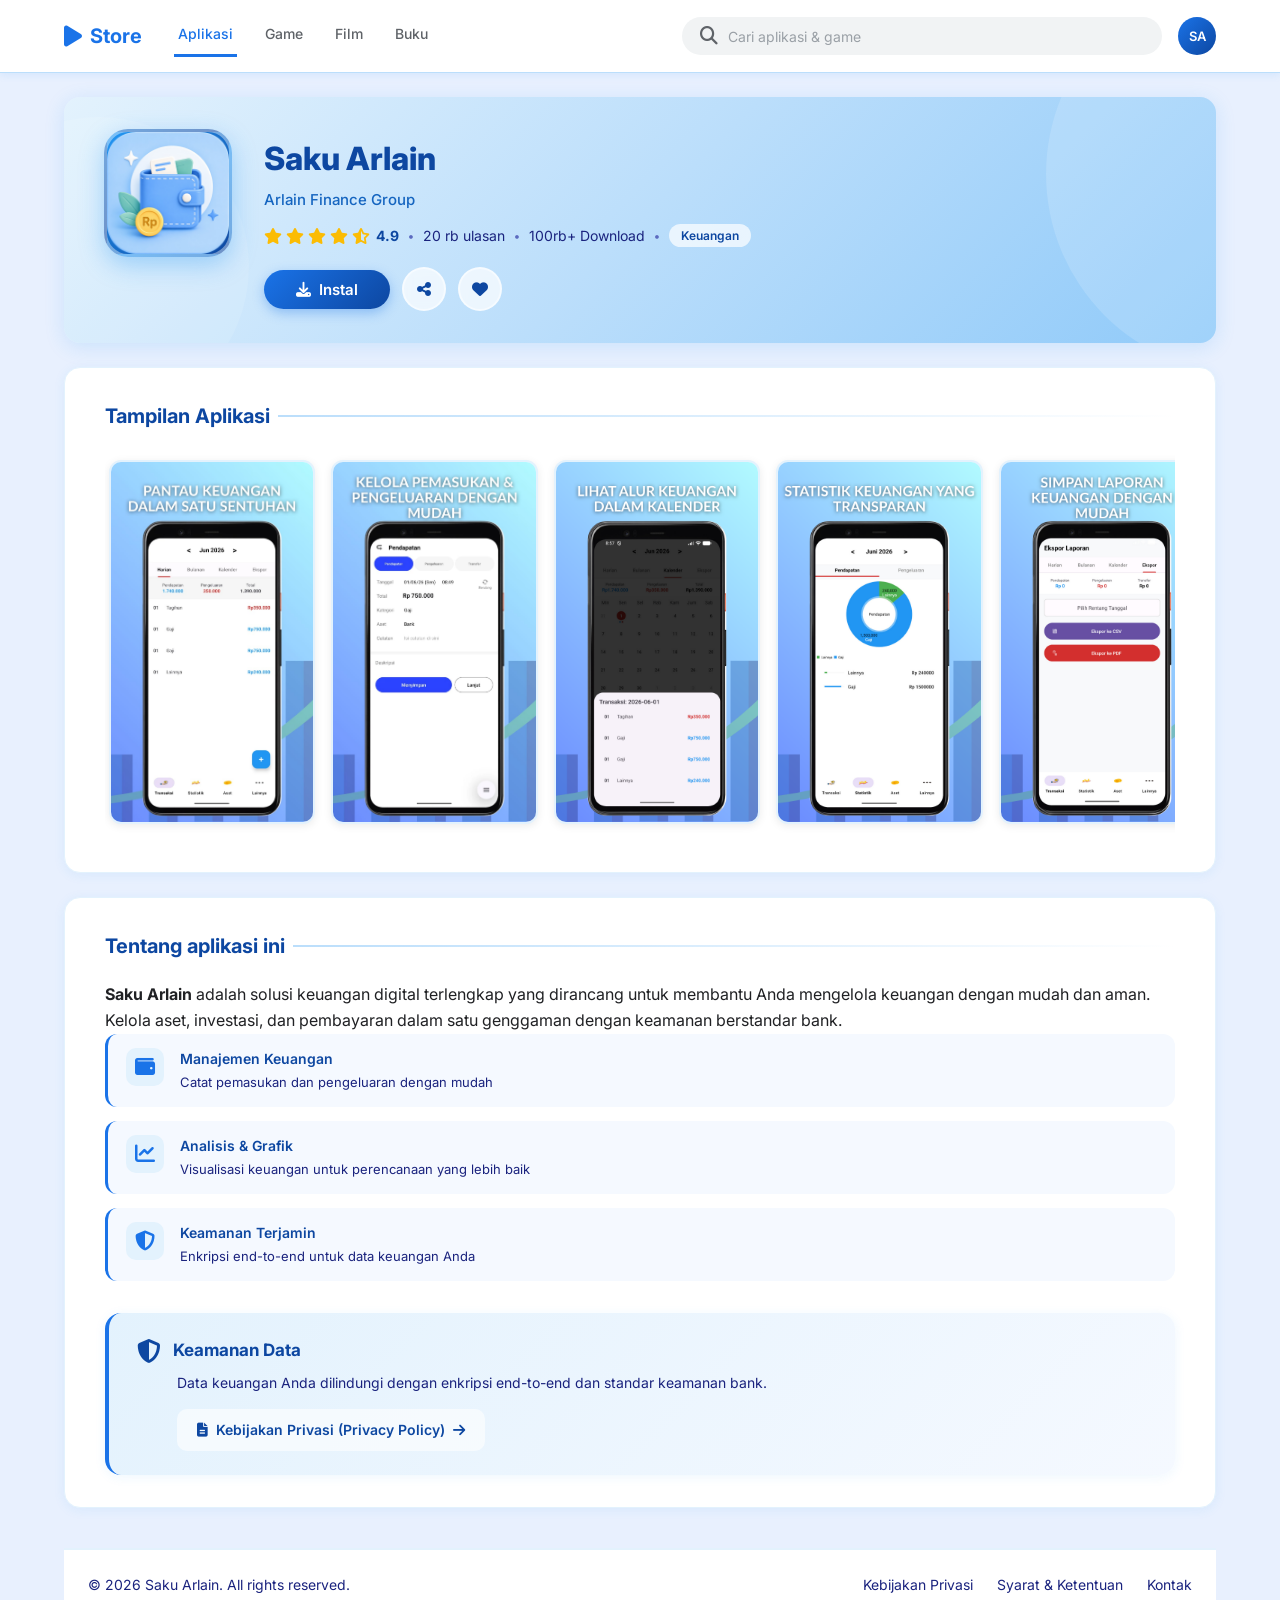
<file: index.html>
<!DOCTYPE html>
<html lang="id">
<head>
    <meta charset="UTF-8">
    <meta name="viewport" content="width=device-width, initial-scale=1.0">
    <title>Saku Arlain - Aplikasi Keuangan Digital</title>
    <meta name="description" content="Saku Arlain - Solusi keuangan digital terlengkap. Kelola aset, investasi, dan pembayaran dalam satu genggaman.">
    <link href="https://fonts.googleapis.com/css2?family=Inter:wght@400;500;600;700;800&display=swap" rel="stylesheet">
    <link rel="stylesheet" href="https://cdnjs.cloudflare.com/ajax/libs/font-awesome/6.4.0/css/all.min.css">
    <link rel="stylesheet" href="style.css">
</head>
<body>

    <!-- NAVBAR -->
    <nav class="navbar">
        <div class="nav-container">
            <div class="nav-left">
                <div class="logo">
                    <i class="fas fa-play"></i>
                    <span>Store</span>
                </div>
                <div class="nav-links">
                    <a href="#" class="active">Aplikasi</a>
                    <a href="#">Game</a>
                    <a href="#">Film</a>
                    <a href="#">Buku</a>
                </div>
            </div>
            <div class="nav-right">
                <div class="search-box">
                    <i class="fas fa-search"></i>
                    <input type="text" placeholder="Cari aplikasi & game" aria-label="Cari aplikasi">
                </div>
                <div class="profile-icon">
                    <span>SA</span>
                </div>
            </div>
        </div>
    </nav>

    <!-- MAIN CONTENT -->
    <main class="main-container">
        
        <!-- APP DETAIL HERO -->
        <section class="app-hero">
            <div class="app-hero-wrapper">
                <div class="app-header">
                    <div class="app-icon-wrapper">
                        <!-- LOGO - sudah rename menjadi logo.png -->
                        <img 
                            src="assets/logo.png" 
                            alt="Saku Arlain Icon" 
                            class="app-icon"
                            onerror="this.onerror=null; this.src='https://via.placeholder.com/128/2196F3/ffffff?text=SA';"
                            loading="lazy"
                        >
                    </div>
                    <div class="app-info">
                        <h1 class="app-title">Saku Arlain</h1>
                        <p class="app-developer">Arlain Finance Group</p>
                        <div class="app-meta">
                            <span class="rating">
                                <i class="fas fa-star"></i>
                                <i class="fas fa-star"></i>
                                <i class="fas fa-star"></i>
                                <i class="fas fa-star"></i>
                                <i class="fas fa-star-half-alt"></i>
                                <strong>4.9</strong>
                            </span>
                            <span class="dot">•</span>
                            <span class="reviews">20 rb ulasan</span>
                            <span class="dot">•</span>
                            <span class="downloads">100rb+ Download</span>
                            <span class="dot">•</span>
                            <span class="category">Keuangan</span>
                        </div>
                        <div class="action-buttons">
                            <button class="btn-install">
                                <i class="fas fa-download"></i>
                                Instal
                            </button>
                            <button class="btn-share">
                                <i class="fas fa-share-alt"></i>
                            </button>
                            <button class="btn-wishlist">
                                <i class="fas fa-heart"></i>
                            </button>
                        </div>
                    </div>
                </div>
            </div>
        </section>

        <!-- TAMPILAN APLIKASI -->
        <section class="screenshots-section">
            <div class="section-container">
                <h2 class="section-title">Tampilan Aplikasi</h2>
                <div class="screenshots-wrapper">
                    <!-- Screenshot 1: Dashboard - gambar-1.jpeg -->
                    <div class="screenshot-item">
                        <img 
                            src="assets/gambar-1.jpeg" 
                            alt="Dashboard Saku Arlain"
                            onerror="this.onerror=null; this.src='https://via.placeholder.com/200x400/e3f2fd/1976D2?text=Dashboard';"
                            loading="lazy"
                        >
                        <div class="screenshot-label">Dashboard</div>
                    </div>

                    <!-- Screenshot 2: Pencatatan - gambar-2.jpeg -->
                    <div class="screenshot-item">
                        <img 
                            src="assets/gambar-2.jpeg" 
                            alt="Pencatatan Saku Arlain"
                            onerror="this.onerror=null; this.src='https://via.placeholder.com/200x400/e3f2fd/1976D2?text=Pencatatan';"
                            loading="lazy"
                        >
                        <div class="screenshot-label">Pencatatan</div>
                    </div>

                    <!-- Screenshot 3: Transaksi - gambar-3.png -->
                    <div class="screenshot-item">
                        <img 
                            src="assets/gambar-3.png" 
                            alt="Transaksi Saku Arlain"
                            onerror="this.onerror=null; this.src='https://via.placeholder.com/200x400/e3f2fd/1976D2?text=Transaksi';"
                            loading="lazy"
                        >
                        <div class="screenshot-label">Transaksi</div>
                    </div>

                    <!-- Screenshot 4: Grafik - gambar-4.png -->
                    <div class="screenshot-item">
                        <img 
                            src="assets/gambar-4.png" 
                            alt="Grafik Keuangan"
                            onerror="this.onerror=null; this.src='https://via.placeholder.com/200x400/e3f2fd/1976D2?text=Grafik';"
                            loading="lazy"
                        >
                        <div class="screenshot-label">Grafik</div>
                    </div>

                    <!-- Screenshot 5: Laporan - gambar-5.png -->
                    <div class="screenshot-item">
                        <img 
                            src="assets/gambar-5.png" 
                            alt="Laporan Keuangan"
                            onerror="this.onerror=null; this.src='https://via.placeholder.com/200x400/e3f2fd/1976D2?text=Laporan';"
                            loading="lazy"
                        >
                        <div class="screenshot-label">Laporan</div>
                    </div>
                </div>
            </div>
        </section>

        <!-- ABOUT & PRIVACY -->
        <section class="about-section">
            <div class="section-container">
                <h2 class="section-title">Tentang aplikasi ini</h2>
                
                <p class="description">
                    <strong>Saku Arlain</strong> adalah solusi keuangan digital terlengkap yang dirancang untuk membantu Anda mengelola keuangan dengan mudah dan aman. Kelola aset, investasi, dan pembayaran dalam satu genggaman dengan keamanan berstandar bank.
                </p>

                <!-- FEATURES -->
                <div class="features">
                    <div class="feature-item">
                        <i class="fas fa-wallet"></i>
                        <div>
                            <h4>Manajemen Keuangan</h4>
                            <p>Catat pemasukan dan pengeluaran dengan mudah</p>
                        </div>
                    </div>
                    <div class="feature-item">
                        <i class="fas fa-chart-line"></i>
                        <div>
                            <h4>Analisis & Grafik</h4>
                            <p>Visualisasi keuangan untuk perencanaan yang lebih baik</p>
                        </div>
                    </div>
                    <div class="feature-item">
                        <i class="fas fa-shield-alt"></i>
                        <div>
                            <h4>Keamanan Terjamin</h4>
                            <p>Enkripsi end-to-end untuk data keuangan Anda</p>
                        </div>
                    </div>
                </div>

                <!-- PRIVACY BOX -->
                <div class="privacy-box">
                    <div class="privacy-box-header">
                        <i class="fas fa-shield-alt"></i>
                        <h3>Keamanan Data</h3>
                    </div>
                    <p>Data keuangan Anda dilindungi dengan enkripsi end-to-end dan standar keamanan bank.</p>
                    <a href="privacy.html" class="privacy-link">
                        <i class="fas fa-file-alt"></i>
                        Kebijakan Privasi (Privacy Policy)
                        <i class="fas fa-arrow-right"></i>
                    </a>
                </div>
            </div>
        </section>

        <!-- FOOTER -->
        <footer class="footer">
            <div class="footer-container">
                <p>&copy; 2026 Saku Arlain. All rights reserved.</p>
                <div class="footer-links">
                    <a href="privacy.html">Kebijakan Privasi</a>
                    <a href="#">Syarat & Ketentuan</a>
                    <a href="#">Kontak</a>
                </div>
            </div>
        </footer>
    </main>

</body>
</html>
</file>
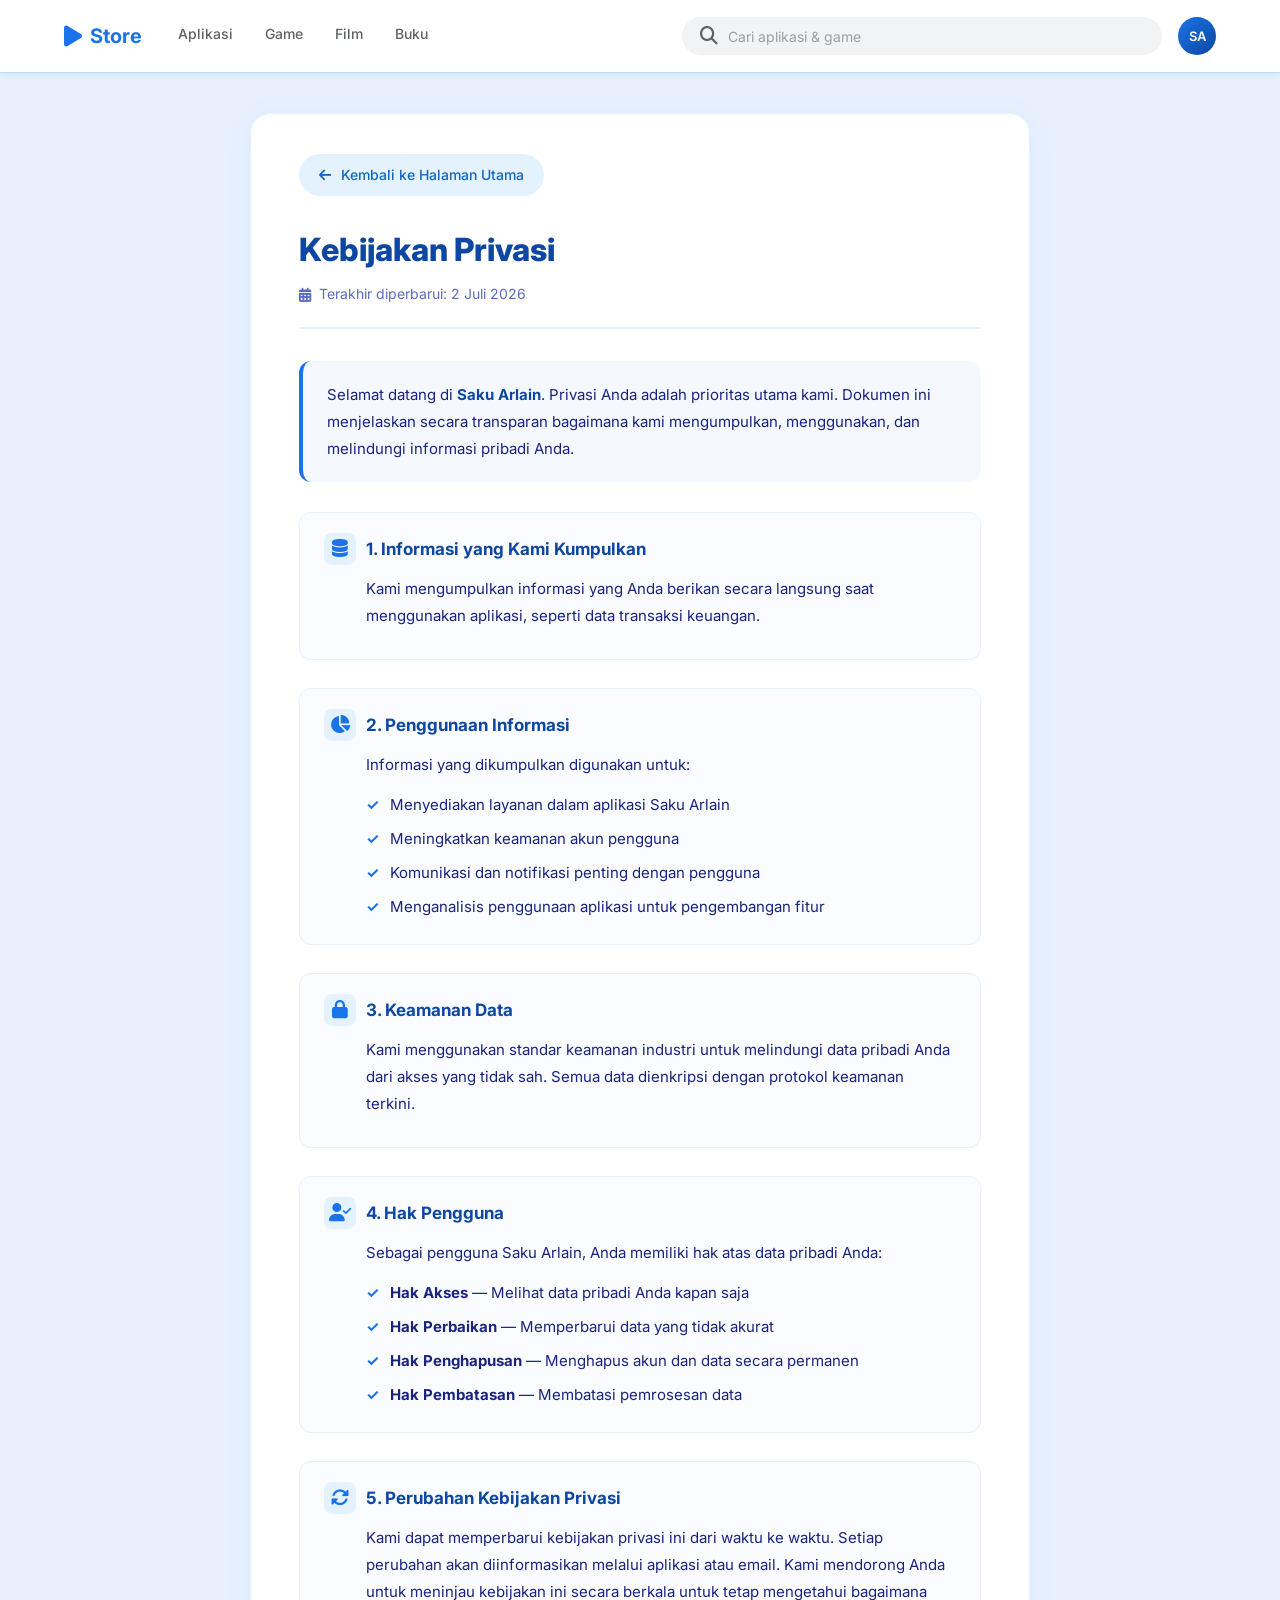
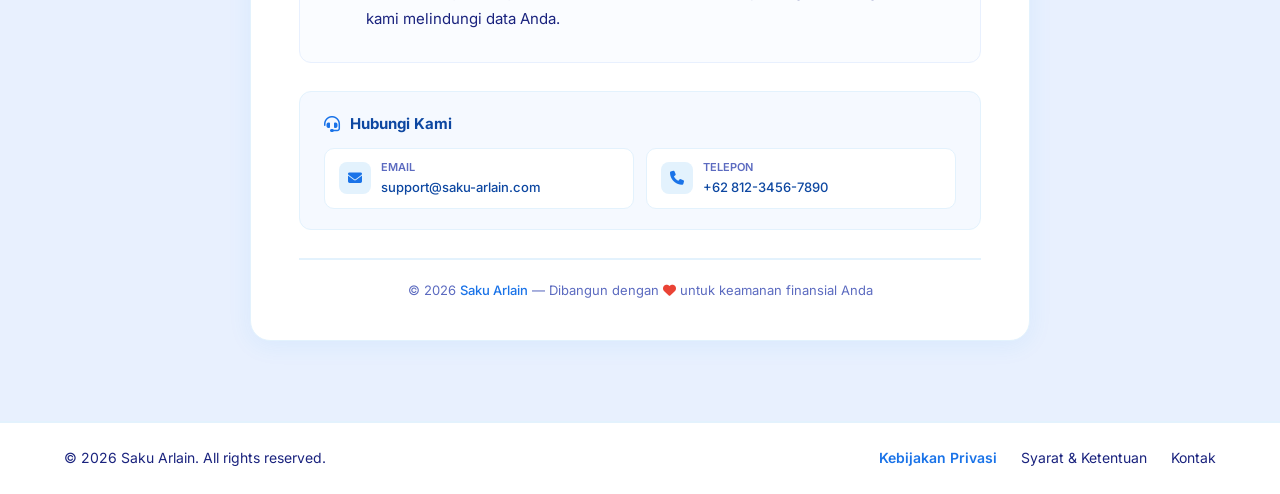
<file: privacy.html>
<!DOCTYPE html>
<html lang="id">
<head>
    <meta charset="UTF-8">
    <meta name="viewport" content="width=device-width, initial-scale=1.0">
    <title>Kebijakan Privasi - Saku Arlain</title>
    <meta name="description" content="Kebijakan Privasi Saku Arlain - Aplikasi Keuangan Digital Terpercaya">
    <link href="https://fonts.googleapis.com/css2?family=Inter:wght@400;500;600;700;800&display=swap" rel="stylesheet">
    <link rel="stylesheet" href="https://cdnjs.cloudflare.com/ajax/libs/font-awesome/6.4.0/css/all.min.css">
    <link rel="stylesheet" href="style.css">
    <style>
        /* ===== PRIVACY PAGE STYLES ===== */
        .privacy-wrapper {
            max-width: 820px;
            margin: 0 auto;
            padding: 40px 20px;
        }

        .privacy-card {
            background: #ffffff;
            border-radius: 20px;
            padding: 40px 48px;
            box-shadow: 0 4px 24px rgba(33, 150, 243, 0.08);
            border: 1px solid #e3f2fd;
        }

        /* Back Button */
        .back-button {
            display: inline-flex;
            align-items: center;
            gap: 10px;
            color: #1565C0;
            font-weight: 500;
            font-size: 14px;
            padding: 10px 20px;
            background: #e3f2fd;
            border-radius: 50px;
            transition: all 0.3s ease;
            margin-bottom: 28px;
            text-decoration: none;
        }

        .back-button:hover {
            background: #bbdefb;
            transform: translateX(-4px);
        }

        .back-button i {
            font-size: 14px;
            transition: transform 0.3s;
        }

        .back-button:hover i {
            transform: translateX(-4px);
        }

        /* Header */
        .privacy-header {
            margin-bottom: 32px;
            padding-bottom: 20px;
            border-bottom: 2px solid #e3f2fd;
        }

        .privacy-header h1 {
            font-size: 32px;
            font-weight: 800;
            color: #0d47a1;
            margin-bottom: 6px;
        }

        .privacy-header .last-updated {
            display: inline-flex;
            align-items: center;
            gap: 8px;
            color: #5c6bc0;
            font-size: 14px;
        }

        .privacy-header .last-updated i {
            font-size: 14px;
        }

        /* Intro */
        .privacy-intro {
            background: #f5f9ff;
            padding: 20px 24px;
            border-radius: 12px;
            border-left: 4px solid #1a73e8;
            margin-bottom: 30px;
        }

        .privacy-intro p {
            color: #1a237e;
            font-size: 15px;
            line-height: 1.8;
            margin: 0;
        }

        .privacy-intro strong {
            color: #0d47a1;
        }

        /* Sections */
        .privacy-section {
            margin-bottom: 28px;
            padding: 20px 24px;
            background: #fafcff;
            border-radius: 12px;
            border: 1px solid #e8f0fe;
        }

        .privacy-section h2 {
            font-size: 17px;
            font-weight: 700;
            color: #0d47a1;
            margin: 0 0 10px 0;
            display: flex;
            align-items: center;
            gap: 10px;
        }

        .privacy-section h2 i {
            font-size: 18px;
            color: #1a73e8;
            width: 32px;
            height: 32px;
            display: flex;
            align-items: center;
            justify-content: center;
            background: #e3f2fd;
            border-radius: 8px;
        }

        .privacy-section p {
            color: #1a237e;
            font-size: 15px;
            line-height: 1.8;
            margin: 0 0 10px 0;
            padding-left: 42px;
        }

        .privacy-section ul {
            margin: 8px 0 0 42px;
            color: #1a237e;
            font-size: 15px;
            line-height: 2;
            list-style: none;
            padding: 0;
        }

        .privacy-section ul li {
            padding: 2px 0 2px 24px;
            position: relative;
        }

        .privacy-section ul li::before {
            content: '✓';
            position: absolute;
            left: 0;
            top: 2px;
            color: #1a73e8;
            font-weight: 700;
        }

        .privacy-section .note {
            padding-left: 42px;
            margin-top: 8px;
            color: #5c6bc0;
            font-style: italic;
            font-size: 14px;
        }

        /* Contact */
        .contact-section {
            background: #f5f9ff;
            border-radius: 12px;
            padding: 20px 24px;
            margin-top: 8px;
            border: 1px solid #e3f2fd;
        }

        .contact-section h3 {
            font-size: 15px;
            font-weight: 700;
            color: #0d47a1;
            margin: 0 0 12px 0;
            display: flex;
            align-items: center;
            gap: 10px;
        }

        .contact-section h3 i {
            font-size: 16px;
            color: #1a73e8;
        }

        .contact-grid {
            display: grid;
            grid-template-columns: 1fr 1fr;
            gap: 12px;
        }

        .contact-item {
            display: flex;
            align-items: center;
            gap: 10px;
            padding: 10px 14px;
            background: white;
            border-radius: 10px;
            border: 1px solid #e3f2fd;
        }

        .contact-item i {
            width: 32px;
            height: 32px;
            display: flex;
            align-items: center;
            justify-content: center;
            background: #e3f2fd;
            border-radius: 8px;
            color: #1a73e8;
            font-size: 14px;
            flex-shrink: 0;
        }

        .contact-item .contact-label {
            font-size: 11px;
            font-weight: 600;
            color: #5c6bc0;
            text-transform: uppercase;
        }

        .contact-item .contact-value {
            font-size: 13px;
            font-weight: 500;
            color: #0d47a1;
        }

        /* Footer */
        .privacy-footer {
            margin-top: 28px;
            padding-top: 20px;
            border-top: 2px solid #e3f2fd;
            text-align: center;
        }

        .privacy-footer p {
            color: #5c6bc0;
            font-size: 13px;
            margin: 0;
        }

        .privacy-footer a {
            color: #1a73e8;
            text-decoration: none;
            font-weight: 500;
        }

        .privacy-footer a:hover {
            text-decoration: underline;
        }

        /* ===== RESPONSIVE ===== */
        @media (max-width: 768px) {
            .privacy-card {
                padding: 24px 20px;
            }

            .privacy-header h1 {
                font-size: 24px;
            }

            .privacy-section {
                padding: 16px 18px;
            }

            .privacy-section p,
            .privacy-section ul,
            .privacy-section .note {
                padding-left: 0;
            }

            .privacy-section h2 {
                font-size: 15px;
            }

            .contact-grid {
                grid-template-columns: 1fr;
            }
        }

        @media (max-width: 480px) {
            .privacy-wrapper {
                padding: 16px 12px;
            }

            .privacy-card {
                padding: 16px 14px;
                border-radius: 16px;
            }

            .privacy-header h1 {
                font-size: 20px;
            }

            .privacy-intro {
                padding: 14px 16px;
            }

            .back-button {
                padding: 8px 14px;
                font-size: 13px;
            }
        }
    </style>
</head>
<body>

    <!-- NAVBAR -->
    <nav class="navbar">
        <div class="nav-container">
            <div class="nav-left">
                <div class="logo">
                    <i class="fas fa-play"></i>
                    <span>Store</span>
                </div>
                <div class="nav-links">
                    <a href="index.html">Aplikasi</a>
                    <a href="#">Game</a>
                    <a href="#">Film</a>
                    <a href="#">Buku</a>
                </div>
            </div>
            <div class="nav-right">
                <div class="search-box">
                    <i class="fas fa-search"></i>
                    <input type="text" placeholder="Cari aplikasi & game" aria-label="Cari aplikasi">
                </div>
                <div class="profile-icon">
                    <span>SA</span>
                </div>
            </div>
        </div>
    </nav>

    <!-- PRIVACY CONTENT -->
    <div class="privacy-wrapper">
        <div class="privacy-card">

            <!-- Back Button -->
            <a href="index.html" class="back-button">
                <i class="fas fa-arrow-left"></i>
                Kembali ke Halaman Utama
            </a>

            <!-- Header -->
            <div class="privacy-header">
                <h1>Kebijakan Privasi</h1>
                <div class="last-updated">
                    <i class="fas fa-calendar-alt"></i>
                    Terakhir diperbarui: 2 Juli 2026
                </div>
            </div>

            <!-- Intro -->
            <div class="privacy-intro">
                <p>
                    Selamat datang di <strong>Saku Arlain</strong>. Privasi Anda adalah prioritas utama kami. 
                    Dokumen ini menjelaskan secara transparan bagaimana kami mengumpulkan, menggunakan, 
                    dan melindungi informasi pribadi Anda.
                </p>
            </div>

            <!-- Section 1: Informasi yang Dikumpulkan -->
            <div class="privacy-section">
                <h2>
                    <i class="fas fa-database"></i>
                    1. Informasi yang Kami Kumpulkan
                </h2>
                <p>
                    Kami mengumpulkan informasi yang Anda berikan secara langsung saat menggunakan aplikasi, 
                    seperti data transaksi keuangan.
                </p>
            </div>

            <!-- Section 2: Penggunaan Informasi -->
            <div class="privacy-section">
                <h2>
                    <i class="fas fa-chart-pie"></i>
                    2. Penggunaan Informasi
                </h2>
                <p>
                    Informasi yang dikumpulkan digunakan untuk:
                </p>
                <ul>
                    <li>Menyediakan layanan dalam aplikasi Saku Arlain</li>
                    <li>Meningkatkan keamanan akun pengguna</li>
                    <li>Komunikasi dan notifikasi penting dengan pengguna</li>
                    <li>Menganalisis penggunaan aplikasi untuk pengembangan fitur</li>
                </ul>
            </div>

            <!-- Section 3: Keamanan Data -->
            <div class="privacy-section">
                <h2>
                    <i class="fas fa-lock"></i>
                    3. Keamanan Data
                </h2>
                <p>
                    Kami menggunakan standar keamanan industri untuk melindungi data pribadi Anda 
                    dari akses yang tidak sah. Semua data dienkripsi dengan protokol keamanan terkini.
                </p>
            </div>

            <!-- Section 4: Hak Pengguna -->
            <div class="privacy-section">
                <h2>
                    <i class="fas fa-user-check"></i>
                    4. Hak Pengguna
                </h2>
                <p>
                    Sebagai pengguna Saku Arlain, Anda memiliki hak atas data pribadi Anda:
                </p>
                <ul>
                    <li><strong>Hak Akses</strong> — Melihat data pribadi Anda kapan saja</li>
                    <li><strong>Hak Perbaikan</strong> — Memperbarui data yang tidak akurat</li>
                    <li><strong>Hak Penghapusan</strong> — Menghapus akun dan data secara permanen</li>
                    <li><strong>Hak Pembatasan</strong> — Membatasi pemrosesan data</li>
                </ul>
            </div>

            <!-- Section 5: Perubahan Kebijakan Privasi -->
            <div class="privacy-section">
                <h2>
                    <i class="fas fa-sync-alt"></i>
                    5. Perubahan Kebijakan Privasi
                </h2>
                <p>
                    Kami dapat memperbarui kebijakan privasi ini dari waktu ke waktu. Setiap perubahan 
                    akan diinformasikan melalui aplikasi atau email. Kami mendorong Anda untuk meninjau 
                    kebijakan ini secara berkala untuk tetap mengetahui bagaimana kami melindungi data Anda.
                </p>
            </div>

            <!-- Contact Section -->
            <div class="contact-section">
                <h3>
                    <i class="fas fa-headset"></i>
                    Hubungi Kami
                </h3>
                <div class="contact-grid">
                    <div class="contact-item">
                        <i class="fas fa-envelope"></i>
                        <div>
                            <div class="contact-label">Email</div>
                            <div class="contact-value">support@saku-arlain.com</div>
                        </div>
                    </div>
                    <div class="contact-item">
                        <i class="fas fa-phone"></i>
                        <div>
                            <div class="contact-label">Telepon</div>
                            <div class="contact-value">+62 812-3456-7890</div>
                        </div>
                    </div>
                </div>
            </div>

            <!-- Footer -->
            <div class="privacy-footer">
                <p>
                    © 2026 <a href="index.html">Saku Arlain</a> — 
                    Dibangun dengan <i class="fas fa-heart" style="color: #ea4335;"></i> untuk keamanan finansial Anda
                </p>
            </div>

        </div>
    </div>

    <!-- FOOTER -->
    <footer class="footer">
        <div class="footer-container">
            <p>&copy; 2026 Saku Arlain. All rights reserved.</p>
            <div class="footer-links">
                <a href="privacy.html" style="color: #1a73e8; font-weight: 600;">Kebijakan Privasi</a>
                <a href="#">Syarat & Ketentuan</a>
                <a href="#">Kontak</a>
            </div>
        </div>
    </footer>

</body>
</html>
</file>
<file: style.css>
/* ===== RESET & BASE ===== */
* {
    margin: 0;
    padding: 0;
    box-sizing: border-box;
}

body {
    font-family: 'Inter', -apple-system, BlinkMacSystemFont, sans-serif;
    color: #202124;
    background-color: #e8f0fe;
    line-height: 1.6;
}

a {
    text-decoration: none;
    color: inherit;
}

img {
    max-width: 100%;
    height: auto;
    display: block;
}

/* ===== NAVBAR ===== */
.navbar {
    background: #ffffff;
    border-bottom: 1px solid #bbdefb;
    padding: 8px 0;
    position: sticky;
    top: 0;
    z-index: 1000;
    box-shadow: 0 2px 8px rgba(33, 150, 243, 0.1);
}

.nav-container {
    max-width: 1200px;
    margin: 0 auto;
    padding: 0 24px;
    display: flex;
    justify-content: space-between;
    align-items: center;
    height: 56px;
}

.nav-left {
    display: flex;
    align-items: center;
    gap: 32px;
}

.logo {
    display: flex;
    align-items: center;
    gap: 8px;
    color: #1a73e8;
    font-weight: 700;
    font-size: 20px;
}

.logo i {
    font-size: 24px;
    color: #1a73e8;
}

.nav-links {
    display: flex;
    gap: 24px;
}

.nav-links a {
    color: #5f6368;
    font-size: 14px;
    font-weight: 500;
    padding: 8px 4px;
    border-bottom: 3px solid transparent;
    transition: all 0.2s;
}

.nav-links a:hover {
    color: #1a73e8;
}

.nav-links a.active {
    color: #1a73e8;
    border-bottom-color: #1a73e8;
}

.nav-right {
    display: flex;
    align-items: center;
    gap: 16px;
    flex: 1;
    justify-content: flex-end;
}

.search-box {
    background: #f1f3f4;
    border-radius: 24px;
    padding: 8px 16px;
    display: flex;
    align-items: center;
    gap: 10px;
    width: 100%;
    max-width: 480px;
    transition: all 0.3s;
    border: 2px solid transparent;
}

.search-box:focus-within {
    background: #ffffff;
    border-color: #1a73e8;
    box-shadow: 0 1px 6px rgba(26, 115, 232, 0.2);
}

.search-box i {
    color: #5f6368;
    font-size: 18px;
}

.search-box input {
    background: transparent;
    border: none;
    outline: none;
    font-size: 14px;
    width: 100%;
    font-family: 'Inter', sans-serif;
}

.search-box input::placeholder {
    color: #9aa0a6;
}

.profile-icon {
    width: 38px;
    height: 38px;
    background: linear-gradient(135deg, #1a73e8, #0d47a1);
    color: white;
    border-radius: 50%;
    display: flex;
    align-items: center;
    justify-content: center;
    font-weight: 600;
    font-size: 13px;
    flex-shrink: 0;
    cursor: pointer;
    transition: transform 0.2s;
}

.profile-icon:hover {
    transform: scale(1.05);
}

/* ===== MAIN CONTAINER ===== */
.main-container {
    max-width: 1200px;
    margin: 0 auto;
    padding: 0 24px;
}

/* ===== APP HERO ===== */
.app-hero {
    background: linear-gradient(135deg, #e3f2fd 0%, #bbdefb 50%, #90caf9 100%);
    border-radius: 16px;
    margin: 24px 0;
    padding: 32px 40px;
    box-shadow: 0 4px 20px rgba(33, 150, 243, 0.15);
    position: relative;
    overflow: hidden;
}

/* Pattern Background */
.app-hero::before {
    content: '';
    position: absolute;
    top: -50%;
    right: -20%;
    width: 400px;
    height: 400px;
    border-radius: 50%;
    background: rgba(255, 255, 255, 0.15);
    pointer-events: none;
}

.app-hero::after {
    content: '';
    position: absolute;
    bottom: -30%;
    left: -10%;
    width: 300px;
    height: 300px;
    border-radius: 50%;
    background: rgba(255, 255, 255, 0.1);
    pointer-events: none;
}

.app-hero-wrapper {
    max-width: 100%;
    position: relative;
    z-index: 1;
}

.app-header {
    display: flex;
    gap: 32px;
    align-items: flex-start;
}

.app-icon-wrapper {
    flex-shrink: 0;
}

.app-icon {
    width: 128px;
    height: 128px;
    border-radius: 24px;
    box-shadow: 0 8px 24px rgba(33, 150, 243, 0.35);
    background: linear-gradient(135deg, #2196F3, #0d47a1);
    object-fit: cover;
    border: 3px solid rgba(255, 255, 255, 0.4);
    transition: transform 0.3s ease;
}

.app-icon:hover {
    transform: scale(1.05);
}

/* Fallback untuk gambar yang gagal dimuat */
.app-icon[src*="via.placeholder.com"] {
    object-fit: contain;
    padding: 20px;
    background: linear-gradient(135deg, #2196F3, #0d47a1);
}

.app-info {
    flex: 1;
    padding-top: 4px;
}

.app-title {
    font-size: 32px;
    font-weight: 800;
    color: #0d47a1;
    margin-bottom: 4px;
}

.app-developer {
    color: #1565C0;
    font-size: 15px;
    font-weight: 500;
    margin-bottom: 12px;
}

.app-meta {
    display: flex;
    align-items: center;
    flex-wrap: wrap;
    gap: 8px;
    color: #1a237e;
    font-size: 14px;
    margin-bottom: 20px;
}

.app-meta .rating {
    display: flex;
    align-items: center;
    gap: 4px;
}

.app-meta .rating i {
    color: #fbbc04;
    font-size: 16px;
}

.app-meta .rating strong {
    color: #0d47a1;
    font-weight: 700;
    margin-left: 2px;
}

.app-meta .dot {
    color: #5c6bc0;
    font-weight: 300;
}

.app-meta .category {
    background: rgba(255, 255, 255, 0.7);
    color: #0d47a1;
    padding: 2px 12px;
    border-radius: 12px;
    font-size: 12px;
    font-weight: 600;
    backdrop-filter: blur(5px);
}

.action-buttons {
    display: flex;
    align-items: center;
    gap: 12px;
    flex-wrap: wrap;
}

.btn-install {
    background: linear-gradient(135deg, #1a73e8, #0d47a1);
    color: white;
    border: none;
    padding: 10px 32px;
    border-radius: 24px;
    font-size: 15px;
    font-weight: 600;
    font-family: 'Inter', sans-serif;
    cursor: pointer;
    display: flex;
    align-items: center;
    gap: 8px;
    transition: all 0.3s;
    box-shadow: 0 4px 12px rgba(26, 115, 232, 0.35);
}

.btn-install:hover {
    transform: translateY(-2px);
    box-shadow: 0 6px 24px rgba(26, 115, 232, 0.5);
    background: linear-gradient(135deg, #1565C0, #0d47a1);
}

.btn-install:active {
    transform: translateY(0);
}

.btn-share,
.btn-wishlist {
    width: 44px;
    height: 44px;
    border-radius: 50%;
    border: 2px solid rgba(255, 255, 255, 0.5);
    background: rgba(255, 255, 255, 0.7);
    color: #0d47a1;
    font-size: 16px;
    cursor: pointer;
    transition: all 0.3s;
    display: flex;
    align-items: center;
    justify-content: center;
    backdrop-filter: blur(5px);
}

.btn-share:hover,
.btn-wishlist:hover {
    background: #ffffff;
    border-color: #1a73e8;
    color: #1a73e8;
    box-shadow: 0 2px 12px rgba(26, 115, 232, 0.2);
}

.btn-wishlist:hover {
    color: #ea4335;
}

/* ===== SCREENSHOTS ===== */
.screenshots-section {
    margin: 24px 0;
}

.section-container {
    background: #ffffff;
    border-radius: 16px;
    padding: 32px 40px;
    box-shadow: 0 2px 12px rgba(33, 150, 243, 0.08);
    border: 1px solid #e3f2fd;
}

.section-title {
    font-size: 20px;
    font-weight: 700;
    color: #0d47a1;
    margin-bottom: 20px;
    display: flex;
    align-items: center;
    gap: 8px;
}

.section-title::after {
    content: '';
    flex: 1;
    height: 2px;
    background: linear-gradient(90deg, #bbdefb, transparent);
}

.screenshots-wrapper {
    display: flex;
    gap: 16px;
    overflow-x: auto;
    padding: 8px 4px 16px;
    scroll-behavior: smooth;
}

.screenshots-wrapper::-webkit-scrollbar {
    height: 8px;
}

.screenshots-wrapper::-webkit-scrollbar-track {
    background: #e3f2fd;
    border-radius: 10px;
}

.screenshots-wrapper::-webkit-scrollbar-thumb {
    background: #90caf9;
    border-radius: 10px;
}

.screenshots-wrapper::-webkit-scrollbar-thumb:hover {
    background: #64b5f6;
}

.screenshot-item {
    position: relative;
    flex-shrink: 0;
    border-radius: 12px;
    overflow: hidden;
    box-shadow: 0 2px 8px rgba(0, 0, 0, 0.08);
    transition: transform 0.3s, box-shadow 0.3s;
    border: 2px solid #e3f2fd;
    background: #f5f9ff;
}

.screenshot-item:hover {
    transform: scale(1.03);
    box-shadow: 0 4px 20px rgba(33, 150, 243, 0.2);
    border-color: #64b5f6;
}

.screenshot-item picture,
.screenshot-item img {
    display: block;
    width: auto;
    height: 360px;
    object-fit: cover;
}

/* Fallback untuk screenshot yang gagal dimuat */
.screenshot-item img[src*="via.placeholder.com"] {
    object-fit: contain;
    padding: 20px;
    background: #e3f2fd;
}

.screenshot-label {
    position: absolute;
    bottom: 0;
    left: 0;
    right: 0;
    padding: 8px 12px;
    background: linear-gradient(transparent, rgba(13, 71, 161, 0.8));
    color: white;
    font-size: 12px;
    font-weight: 500;
    text-align: center;
    opacity: 0;
    transition: opacity 0.3s;
}

.screenshot-item:hover .screenshot-label {
    opacity: 1;
}

/* ===== ABOUT SECTION ===== */
.about-section {
    margin: 24px 0;
}

.about-content .description {
    color: #1a237e;
    font-size: 15px;
    line-height: 1.8;
    margin-bottom: 24px;
}

.about-content .description strong {
    color: #0d47a1;
}

.features {
    display: flex;
    flex-direction: column;
    gap: 14px;
    margin-bottom: 32px;
}

.feature-item {
    display: flex;
    align-items: flex-start;
    gap: 16px;
    padding: 14px 18px;
    border-radius: 12px;
    background: #f5f9ff;
    transition: background 0.2s;
    border-left: 3px solid #1a73e8;
}

.feature-item:hover {
    background: #e3f2fd;
}

.feature-item i {
    font-size: 20px;
    color: #1a73e8;
    width: 38px;
    height: 38px;
    display: flex;
    align-items: center;
    justify-content: center;
    background: #e3f2fd;
    border-radius: 10px;
    flex-shrink: 0;
}

.feature-item h4 {
    font-size: 14px;
    font-weight: 600;
    color: #0d47a1;
    margin-bottom: 2px;
}

.feature-item p {
    font-size: 13px;
    color: #1a237e;
    margin: 0;
}

/* ===== PRIVACY BOX - DI BAWAH FITUR ===== */
.privacy-box {
    background: linear-gradient(135deg, #e3f2fd, #f5f9ff);
    border-radius: 16px;
    padding: 24px 28px;
    border-left: 4px solid #1a73e8;
    box-shadow: 0 2px 12px rgba(33, 150, 243, 0.08);
    margin-top: 8px;
    width: 100%;
}

.privacy-box-header {
    display: flex;
    align-items: center;
    gap: 12px;
    margin-bottom: 8px;
}

.privacy-box-header i {
    font-size: 24px;
    color: #0d47a1;
}

.privacy-box-header h3 {
    font-size: 17px;
    font-weight: 700;
    color: #0d47a1;
    margin: 0;
}

.privacy-box p {
    color: #1a237e;
    font-size: 14px;
    margin-bottom: 14px;
    line-height: 1.6;
    padding-left: 40px;
}

.privacy-link {
    display: inline-flex;
    align-items: center;
    gap: 8px;
    color: #0d47a1;
    font-weight: 600;
    font-size: 14px;
    transition: all 0.3s;
    padding: 10px 20px;
    background: rgba(255, 255, 255, 0.6);
    border-radius: 10px;
    margin-left: 40px;
    text-decoration: none;
}

.privacy-link:hover {
    gap: 12px;
    color: #1a73e8;
    background: rgba(255, 255, 255, 0.9);
    box-shadow: 0 2px 12px rgba(33, 150, 243, 0.15);
}

.privacy-link i {
    font-size: 14px;
}

/* ===== FOOTER ===== */
.footer {
    background: #ffffff;
    border-top: 2px solid #e3f2fd;
    padding: 24px 0;
    margin-top: 40px;
}

.footer-container {
    max-width: 1200px;
    margin: 0 auto;
    padding: 0 24px;
    display: flex;
    justify-content: space-between;
    align-items: center;
    flex-wrap: wrap;
    gap: 16px;
}

.footer p {
    color: #1a237e;
    font-size: 14px;
}

.footer-links {
    display: flex;
    gap: 24px;
}

.footer-links a {
    color: #1a237e;
    font-size: 14px;
    transition: color 0.2s;
}

.footer-links a:hover {
    color: #1a73e8;
}

/* ===== PRIVACY PAGE ===== */
.privacy-main {
    max-width: 1200px;
    margin: 0 auto;
    padding: 32px 24px;
}

.privacy-container {
    background: #ffffff;
    border-radius: 16px;
    padding: 40px 48px;
    box-shadow: 0 2px 12px rgba(33, 150, 243, 0.08);
    border: 1px solid #e3f2fd;
}

.back-link {
    display: inline-flex;
    align-items: center;
    gap: 8px;
    color: #1a73e8;
    font-weight: 500;
    margin-bottom: 32px;
    transition: gap 0.3s;
}

.back-link:hover {
    gap: 12px;
}

.privacy-header-page {
    margin-bottom: 32px;
    padding-bottom: 24px;
    border-bottom: 2px solid #e3f2fd;
}

.privacy-header-page h1 {
    font-size: 32px;
    font-weight: 800;
    color: #0d47a1;
    margin-bottom: 8px;
}

.last-updated {
    color: #1a237e;
    font-size: 14px;
}

.privacy-content h2 {
    font-size: 20px;
    font-weight: 700;
    color: #0d47a1;
    margin-top: 32px;
    margin-bottom: 12px;
}

.privacy-content p {
    color: #1a237e;
    font-size: 15px;
    line-height: 1.8;
    margin-bottom: 12px;
}

.privacy-content ul {
    margin: 12px 0 20px 24px;
    color: #1a237e;
    font-size: 15px;
    line-height: 2;
}

.privacy-content ul li::marker {
    color: #1a73e8;
}

.contact-info {
    background: #f5f9ff;
    border-radius: 12px;
    padding: 16px 20px;
    margin-top: 8px;
    border-left: 3px solid #1a73e8;
}

.contact-info p {
    margin-bottom: 4px;
}

.contact-info i {
    color: #1a73e8;
    width: 24px;
}

/* ===== LOADING ANIMATION FOR IMAGES ===== */
@keyframes shimmer {
    0% {
        background-position: -200px 0;
    }
    100% {
        background-position: 200px 0;
    }
}

.screenshot-item.loading {
    background: linear-gradient(90deg, #f0f4f8 25%, #e3f2fd 50%, #f0f4f8 75%);
    background-size: 200px 100%;
    animation: shimmer 1.5s infinite;
}

/* ===== RESPONSIVE ===== */
@media (max-width: 768px) {
    .nav-links {
        display: none;
    }

    .search-box {
        max-width: 200px;
    }

    .app-header {
        flex-direction: column;
        align-items: center;
        text-align: center;
    }

    .app-meta {
        justify-content: center;
    }

    .action-buttons {
        justify-content: center;
    }

    .app-icon {
        width: 96px;
        height: 96px;
    }

    .app-title {
        font-size: 24px;
    }

    .screenshot-item picture,
    .screenshot-item img {
        height: 280px;
    }

    .section-container {
        padding: 20px 18px;
    }

    .privacy-box {
        padding: 18px 20px;
    }

    .privacy-box p {
        padding-left: 0;
    }

    .privacy-link {
        margin-left: 0;
        padding: 8px 16px;
        width: 100%;
        justify-content: center;
    }

    .privacy-container {
        padding: 24px 20px;
    }

    .footer-container {
        flex-direction: column;
        text-align: center;
    }

    .footer-links {
        flex-wrap: wrap;
        justify-content: center;
    }

    .app-hero {
        padding: 24px 20px;
    }
}

@media (max-width: 480px) {
    .nav-container {
        padding: 0 16px;
    }

    .search-box {
        max-width: 140px;
        padding: 6px 12px;
    }

    .search-box input {
        font-size: 13px;
    }

    .app-hero {
        padding: 20px 16px;
    }

    .section-container {
        padding: 16px 14px;
    }

    .screenshot-item picture,
    .screenshot-item img {
        height: 220px;
    }

    .app-meta {
        font-size: 12px;
    }

    .btn-install {
        padding: 8px 24px;
        font-size: 14px;
    }

    .app-icon {
        width: 80px;
        height: 80px;
        border-radius: 18px;
    }

    .app-title {
        font-size: 20px;
    }

    .privacy-box {
        padding: 14px 16px;
    }

    .privacy-box-header h3 {
        font-size: 15px;
    }

    .feature-item {
        padding: 10px 14px;
    }
}

/* ===== DARK MODE SUPPORT (Opsional) ===== */
@media (prefers-color-scheme: dark) {
    body {
        background-color: #0a1628;
    }

    .navbar {
        background: #0d1f3c;
        border-bottom-color: #1a3a6a;
    }

    .navbar .logo,
    .navbar .logo i {
        color: #64b5f6;
    }

    .nav-links a {
        color: #90a4ae;
    }

    .nav-links a.active {
        color: #64b5f6;
        border-bottom-color: #64b5f6;
    }

    .search-box {
        background: #1a2a4a;
    }

    .search-box input {
        color: #e0e0e0;
    }

    .search-box input::placeholder {
        color: #6a7a8a;
    }

    .app-hero {
        background: linear-gradient(135deg, #0d1f3c, #1a3a6a, #0d47a1);
    }

    .app-hero::before,
    .app-hero::after {
        opacity: 0.3;
    }

    .app-title {
        color: #64b5f6;
    }

    .app-developer {
        color: #90caf9;
    }

    .app-meta {
        color: #90a4ae;
    }

    .app-meta .rating strong {
        color: #64b5f6;
    }

    .app-meta .category {
        background: rgba(13, 71, 161, 0.5);
        color: #90caf9;
    }

    .section-container {
        background: #0d1f3c;
        border-color: #1a3a6a;
    }

    .section-title {
        color: #64b5f6;
    }

    .section-title::after {
        background: linear-gradient(90deg, #1a3a6a, transparent);
    }

    .screenshot-item {
        border-color: #1a3a6a;
        background: #0a1628;
    }

    .screenshot-item:hover {
        border-color: #64b5f6;
    }

    .about-content .description {
        color: #90a4ae;
    }

    .about-content .description strong {
        color: #64b5f6;
    }

    .feature-item {
        background: #0a1628;
        border-left-color: #64b5f6;
    }

    .feature-item:hover {
        background: #0d1f3c;
    }

    .feature-item i {
        color: #64b5f6;
        background: #0d1f3c;
    }

    .feature-item h4 {
        color: #64b5f6;
    }

    .feature-item p {
        color: #90a4ae;
    }

    .privacy-box {
        background: linear-gradient(135deg, #0d1f3c, #1a3a6a);
        border-left-color: #64b5f6;
    }

    .privacy-box-header i {
        color: #64b5f6;
    }

    .privacy-box-header h3 {
        color: #64b5f6;
    }

    .privacy-box p {
        color: #90a4ae;
    }

    .privacy-link {
        color: #64b5f6;
        background: rgba(100, 181, 246, 0.1);
    }

    .privacy-link:hover {
        background: rgba(100, 181, 246, 0.2);
    }

    .footer {
        background: #0d1f3c;
        border-top-color: #1a3a6a;
    }

    .footer p {
        color: #90a4ae;
    }

    .footer-links a {
        color: #90a4ae;
    }

    .footer-links a:hover {
        color: #64b5f6;
    }

    .privacy-container {
        background: #0d1f3c;
        border-color: #1a3a6a;
    }

    .back-link {
        color: #64b5f6;
    }

    .privacy-header-page h1 {
        color: #64b5f6;
    }

    .last-updated {
        color: #90a4ae;
    }

    .privacy-content h2 {
        color: #64b5f6;
    }

    .privacy-content p,
    .privacy-content ul {
        color: #90a4ae;
    }

    .contact-info {
        background: #0a1628;
        border-left-color: #64b5f6;
    }

    .contact-info i {
        color: #64b5f6;
    }

    .screenshots-wrapper::-webkit-scrollbar-track {
        background: #0a1628;
    }

    .screenshots-wrapper::-webkit-scrollbar-thumb {
        background: #1a3a6a;
    }

    .screenshots-wrapper::-webkit-scrollbar-thumb:hover {
        background: #64b5f6;
    }
}

/* ===== PRINT STYLES ===== */
@media print {
    .navbar,
    .action-buttons,
    .btn-share,
    .btn-wishlist,
    .footer {
        display: none !important;
    }

    .app-hero {
        background: white !important;
        box-shadow: none !important;
        padding: 20px !important;
    }

    .app-title {
        color: #0d47a1 !important;
    }

    .screenshots-wrapper {
        overflow: visible !important;
        flex-wrap: wrap !important;
    }

    .screenshot-item {
        break-inside: avoid;
        page-break-inside: avoid;
    }
}
</file>
